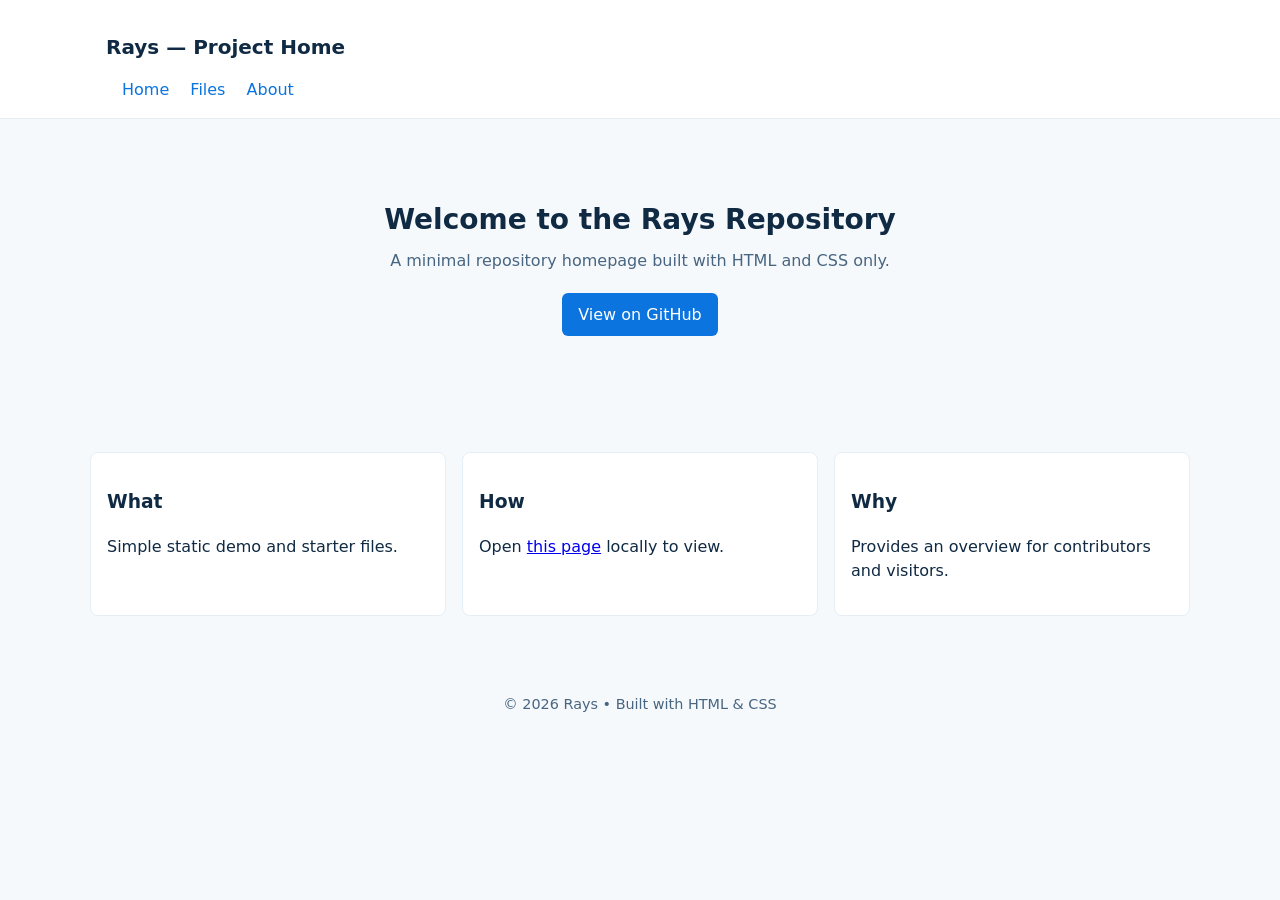
<file: index.html>
<!doctype html>
<html lang="en">
<head>
  <meta charset="utf-8">
  <meta name="viewport" content="width=device-width,initial-scale=1">
  <title>Rays — Repository Home</title>
  <link rel="stylesheet" href="styles.css">
  </head>
<body>
  <header class="site-header">
    <div class="container">
      <h1 class="site-title">Rays — Project Home</h1>
      <nav class="nav">
        <a href="#">Home</a>
        <a href="#">Files</a>
        <a href="#">About</a>
      </nav>
    </div>
  </header>

  <main>
    <section class="hero">
      <div class="container">
        <h2>Welcome to the Rays Repository</h2>
        <p>A minimal repository homepage built with HTML and CSS only.</p>
        <p><a class="btn" href="#">View on GitHub</a></p>
      </div>
    </section>

    <section class="features container">
      <article>
        <h3>What</h3>
        <p>Simple static demo and starter files.</p>
      </article>
      <article>
        <h3>How</h3>
        <p>Open <a href="index.html">this page</a> locally to view.</p>
      </article>
      <article>
        <h3>Why</h3>
        <p>Provides an overview for contributors and visitors.</p>
      </article>
    </section>
  </main>

  <footer class="site-footer">
    <div class="container">
      <p>© 2026 Rays • Built with HTML &amp; CSS</p>
    </div>
  </footer>
</body>
</html>
</file>
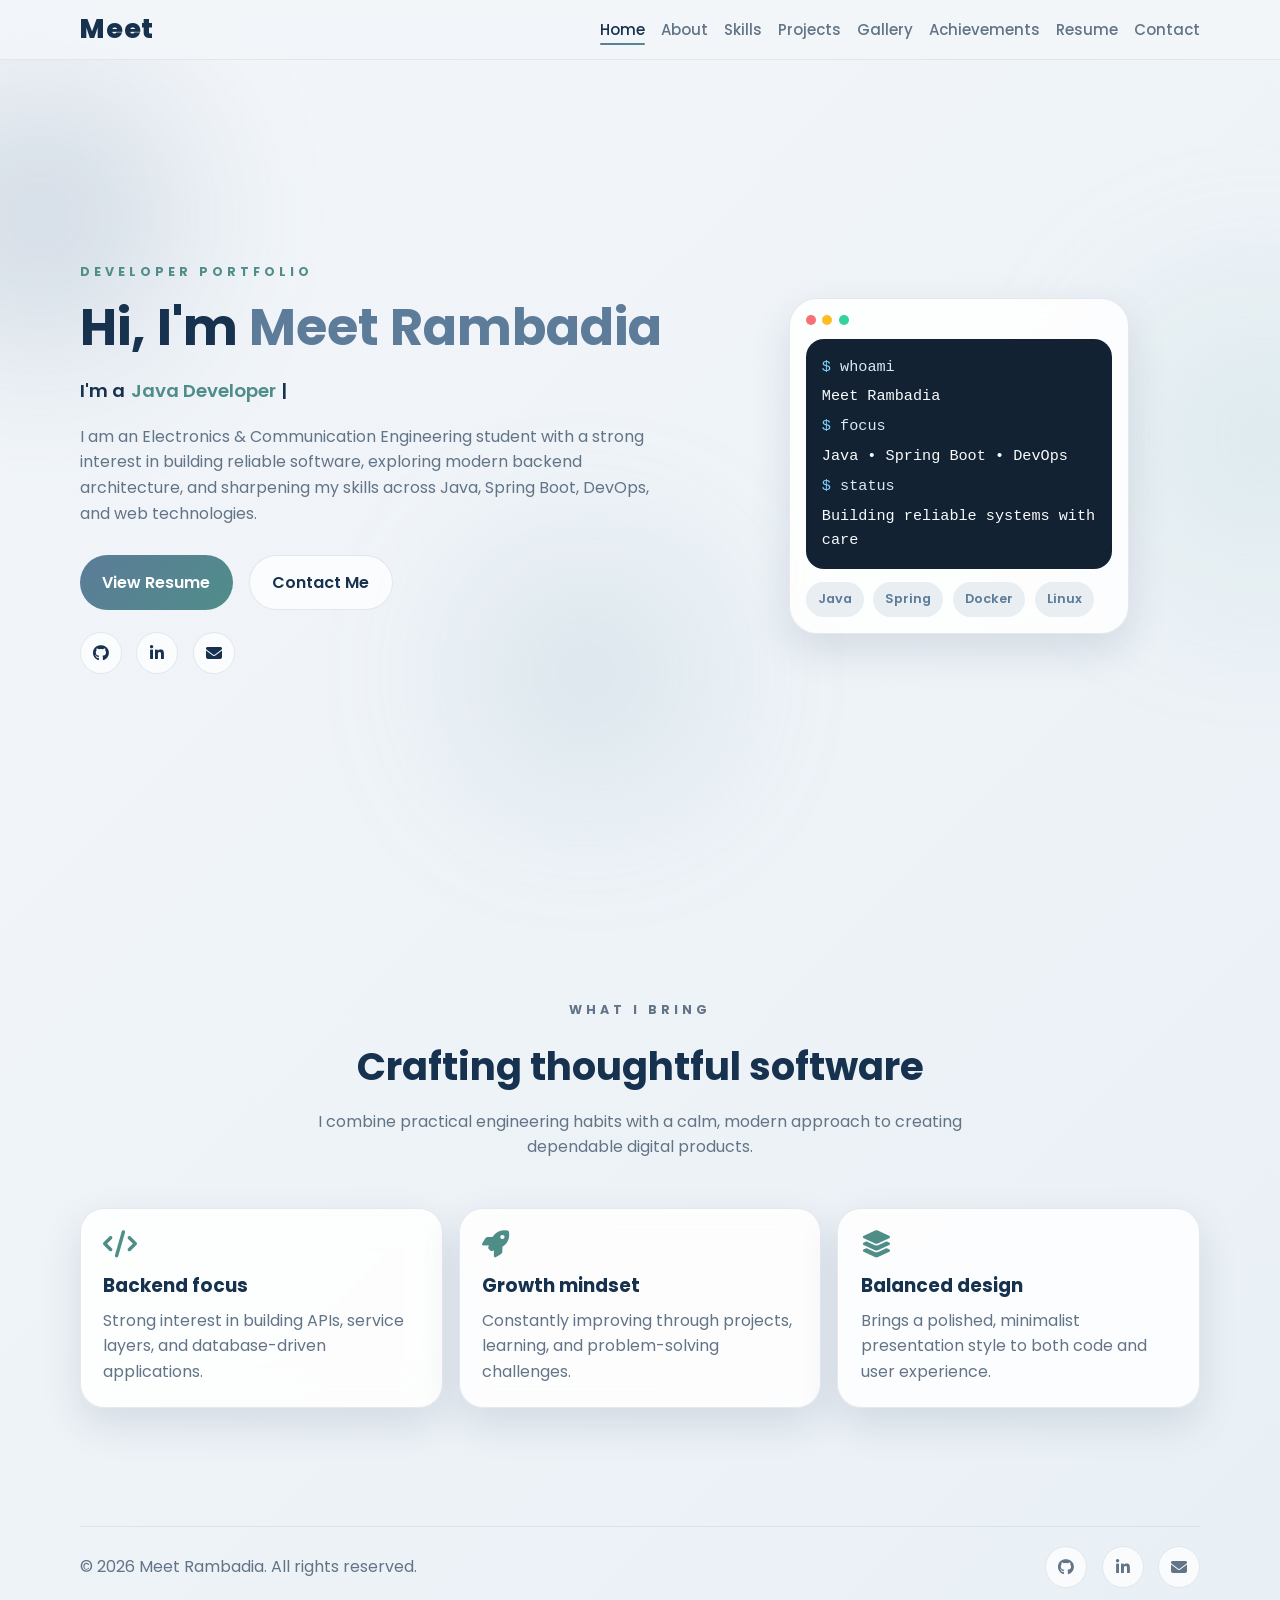
<file: Portfolio/index.html>
<!DOCTYPE html>
<html lang="en">
  <head>
    <meta charset="UTF-8" />
    <meta name="viewport" content="width=device-width, initial-scale=1.0" />
    <meta name="description" content="Personal portfolio of Meet Rambadia, an Electronics & Communication Engineering student focused on Java, Spring Boot, DevOps, and modern web development." />
    <title>Meet Rambadia | Portfolio</title>
    <link rel="preconnect" href="https://fonts.googleapis.com" />
    <link rel="preconnect" href="https://fonts.gstatic.com" crossorigin />
    <link href="https://fonts.googleapis.com/css2?family=Poppins:wght@300;400;500;600;700;800&display=swap" rel="stylesheet" />
    <link rel="stylesheet" href="https://cdnjs.cloudflare.com/ajax/libs/font-awesome/6.5.2/css/all.min.css" />
    <link rel="stylesheet" href="style.css" />
  </head>
  <body>
    <div class="bg-shape shape-1"></div>
    <div class="bg-shape shape-2"></div>
    <div class="bg-shape shape-3"></div>

    <header class="header">
      <nav class="nav container">
        <a href="index.html" class="logo" aria-label="Meet Rambadia home">Meet</a>
        <button class="nav-toggle" aria-label="Toggle navigation" aria-expanded="false">
          <span></span>
          <span></span>
          <span></span>
        </button>
        <ul class="nav-menu">
          <li><a href="index.html" class="nav-link active">Home</a></li>
          <li><a href="about.html" class="nav-link">About</a></li>
          <li><a href="skills.html" class="nav-link">Skills</a></li>
          <li><a href="projects.html" class="nav-link">Projects</a></li>
          <li><a href="gallery.html" class="nav-link">Gallery</a></li>
          <li><a href="achievements.html" class="nav-link">Achievements</a></li>
          <li><a href="resume.html" class="nav-link">Resume</a></li>
          <li><a href="contact.html" class="nav-link">Contact</a></li>
        </ul>
      </nav>
    </header>

    <main>
      <section class="hero section">
        <div class="container hero-grid">
          <div class="hero-content reveal">
            <p class="eyebrow">Developer portfolio</p>
            <h1>
              Hi, I&apos;m <span>Meet Rambadia</span>
            </h1>
            <div class="typing-wrapper">
              <span class="prefix">I&apos;m a</span>
              <span class="dynamic-text"></span>
              <span class="cursor">|</span>
            </div>
            <p class="hero-description">
              I am an Electronics &amp; Communication Engineering student with a strong interest in building reliable software, exploring modern backend architecture, and sharpening my skills across Java, Spring Boot, DevOps, and web technologies.
            </p>
            <div class="hero-actions">
              <a href="resume.html" class="btn btn-primary">View Resume</a>
              <a href="contact.html" class="btn btn-secondary">Contact Me</a>
            </div>
            <div class="social-row">
          <a href="https://github.com/meet542" target="_blank" rel="noreferrer" aria-label="GitHub">
                <i class="fab fa-github"></i>
              </a>
              <a href="https://www.linkedin.com/in/meet-rambadia-0066002b5/" target="_blank" rel="noreferrer" aria-label="LinkedIn">
                <i class="fab fa-linkedin-in"></i>
              </a>
              <a href="mailto:meet@example.com" aria-label="Email">
                <i class="fas fa-envelope"></i>
              </a>
            </div>
          </div>

          <div class="hero-visual reveal">
            <div class="terminal-card glass-card">
              <div class="terminal-bar">
                <span class="dot dot-red"></span>
                <span class="dot dot-yellow"></span>
                <span class="dot dot-green"></span>
              </div>
              <div class="terminal-body">
                <div class="terminal-line"><span class="prompt">$</span> whoami</div>
                <div class="terminal-line value">Meet Rambadia</div>
                <div class="terminal-line"><span class="prompt">$</span> focus</div>
                <div class="terminal-line value">Java • Spring Boot • DevOps</div>
                <div class="terminal-line"><span class="prompt">$</span> status</div>
                <div class="terminal-line value">Building reliable systems with care</div>
              </div>
              <div class="tech-badges">
                <span>Java</span>
                <span>Spring</span>
                <span>Docker</span>
                <span>Linux</span>
              </div>
            </div>
          </div>
        </div>
      </section>

      <section class="section">
        <div class="container">
          <div class="section-heading reveal">
            <p class="eyebrow">What I bring</p>
            <h2>Crafting thoughtful software</h2>
            <p>
              I combine practical engineering habits with a calm, modern approach to creating dependable digital products.
            </p>
          </div>

          <div class="cards-grid">
            <article class="info-card glass-card reveal">
              <i class="fa-solid fa-code"></i>
              <h3>Backend focus</h3>
              <p>Strong interest in building APIs, service layers, and database-driven applications.</p>
            </article>
            <article class="info-card glass-card reveal">
              <i class="fa-solid fa-rocket"></i>
              <h3>Growth mindset</h3>
              <p>Constantly improving through projects, learning, and problem-solving challenges.</p>
            </article>
            <article class="info-card glass-card reveal">
              <i class="fa-solid fa-layer-group"></i>
              <h3>Balanced design</h3>
              <p>Brings a polished, minimalist presentation style to both code and user experience.</p>
            </article>
          </div>
        </div>
      </section>
    </main>

    <footer class="footer">
      <div class="container footer-content">
        <p>© <span id="year"></span> Meet Rambadia. All rights reserved.</p>
        <div class="footer-social">
          <a href="https://github.com/meet542" target="_blank" rel="noreferrer" aria-label="GitHub">
            <i class="fab fa-github"></i>
          </a>
          <a href="https://www.linkedin.com/in/meet-rambadia-0066002b5/" target="_blank" rel="noreferrer" aria-label="LinkedIn">
            <i class="fab fa-linkedin-in"></i>
          </a>
          <a href="mailto:meet@example.com" aria-label="Email">
            <i class="fas fa-envelope"></i>
          </a>
        </div>
      </div>
    </footer>

    <button class="back-to-top" aria-label="Back to top">
      <i class="fas fa-arrow-up"></i>
    </button>

    <script src="script.js"></script>
  </body>
</html>
</file>
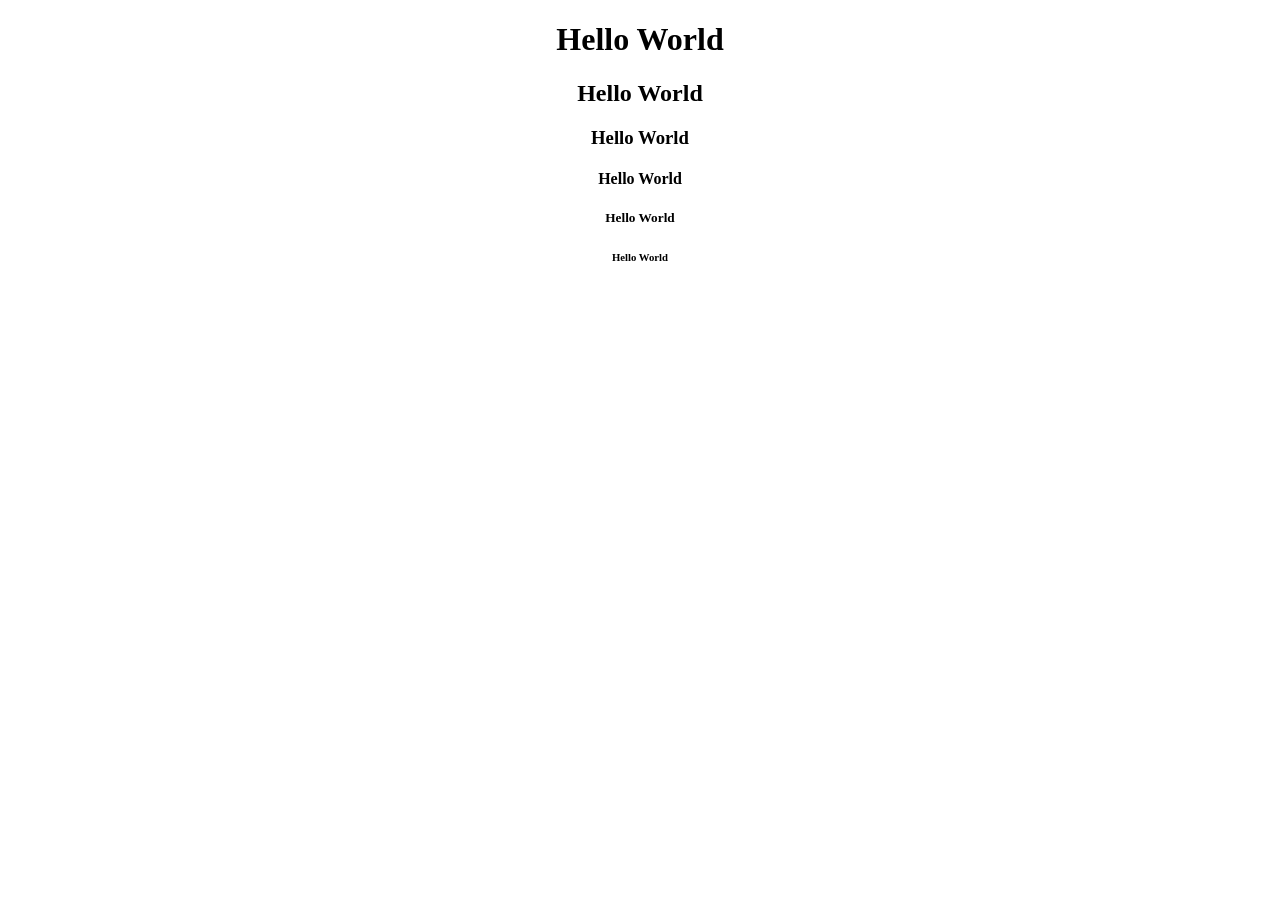
<file: hello.html>
<!DOCTYPE html>
<html lang="en">
<head>
    <meta charset="UTF-8">
    <meta name="viewport" content="width=device-width, initial-scale=1.0">
    <title>Home Page</title>
</head>
<body>
   
    <center>
    <h1>Hello World</h1>
    <h2>Hello World</h2>
    <h3>Hello World</h3>
    <h4>Hello World</h4>
    <h5>Hello World</h5>
    <h6>Hello World</h6>
    </center>
</body>
</html>
</file>
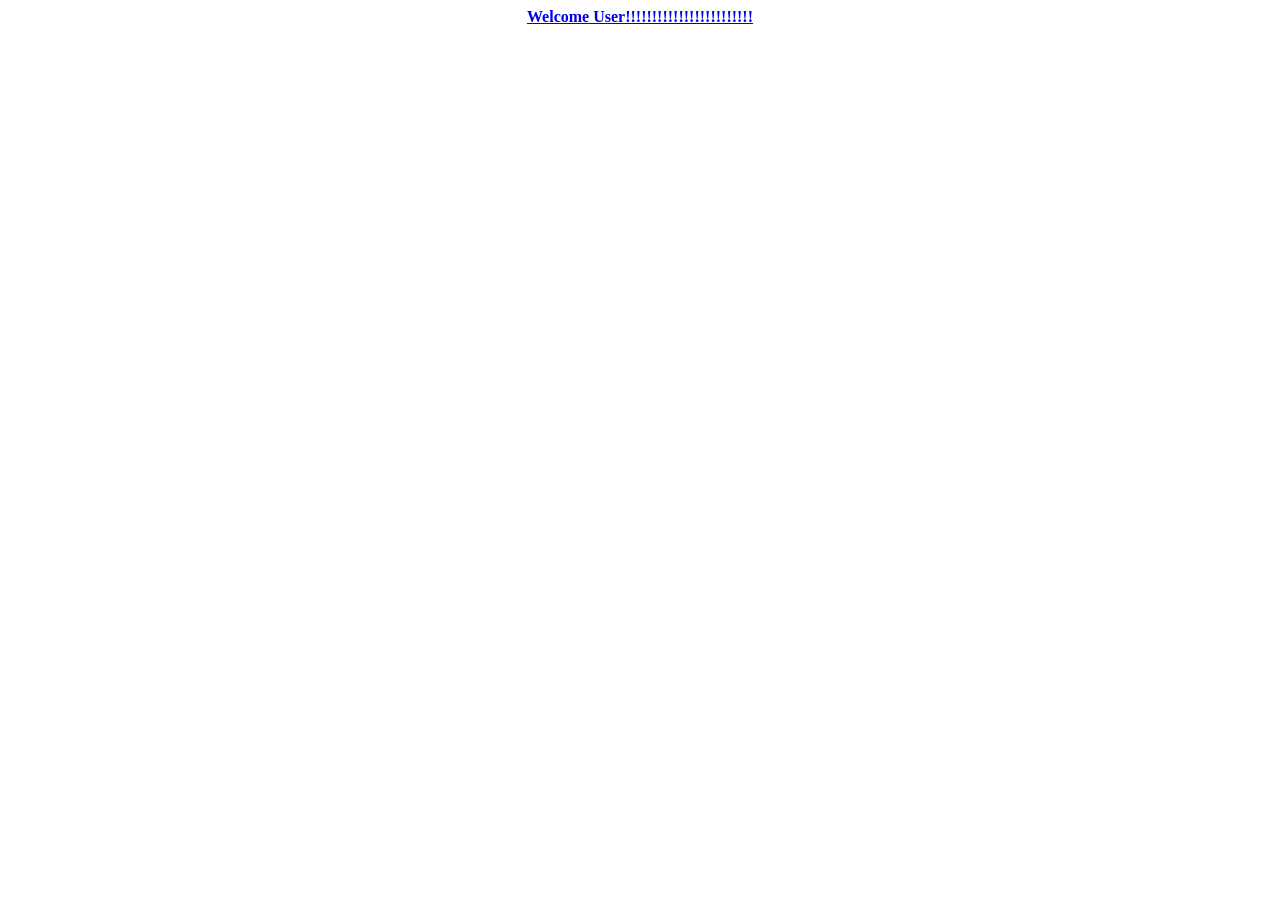
<file: indexPage.html>
<!DOCTYPE html>
<html lang="en">
<head>
    <meta charset="UTF-8">
    <meta name="viewport" content="width=device-width, initial-scale=1.0">
    <title>Welcome Page</title>
</head>
<body>
    <a href="hello.html"><center><b>Welcome User!!!!!!!!!!!!!!!!!!!!!!!!</b></center></a>
</body>
</html>
</file>
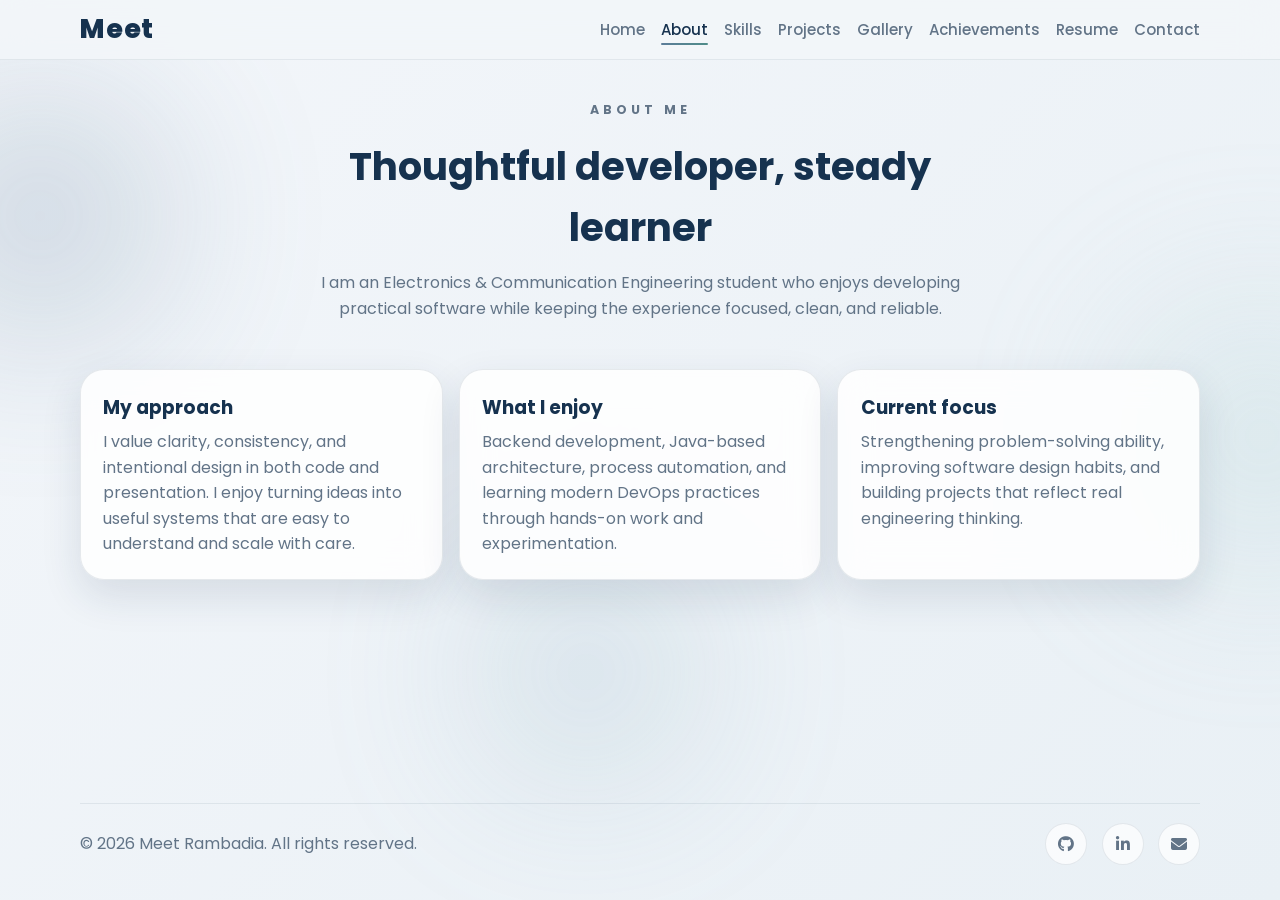
<file: Portfolio/about.html>
<!DOCTYPE html>
<html lang="en">
  <head>
    <meta charset="UTF-8" />
    <meta name="viewport" content="width=device-width, initial-scale=1.0" />
    <title>About | Meet Rambadia</title>
    <link rel="preconnect" href="https://fonts.googleapis.com" />
    <link rel="preconnect" href="https://fonts.gstatic.com" crossorigin />
    <link href="https://fonts.googleapis.com/css2?family=Poppins:wght@300;400;500;600;700;800&display=swap" rel="stylesheet" />
    <link rel="stylesheet" href="https://cdnjs.cloudflare.com/ajax/libs/font-awesome/6.5.2/css/all.min.css" />
    <link rel="stylesheet" href="style.css" />
  </head>
  <body>
    <div class="bg-shape shape-1"></div>
    <div class="bg-shape shape-2"></div>
    <div class="bg-shape shape-3"></div>

    <header class="header">
      <nav class="nav container">
        <a href="index.html" class="logo" aria-label="Meet Rambadia home">Meet</a>
        <button class="nav-toggle" aria-label="Toggle navigation" aria-expanded="false">
          <span></span>
          <span></span>
          <span></span>
        </button>
        <ul class="nav-menu">
          <li><a href="index.html" class="nav-link">Home</a></li>
          <li><a href="about.html" class="nav-link active">About</a></li>
          <li><a href="skills.html" class="nav-link">Skills</a></li>
          <li><a href="projects.html" class="nav-link">Projects</a></li>
          <li><a href="gallery.html" class="nav-link">Gallery</a></li>
          <li><a href="achievements.html" class="nav-link">Achievements</a></li>
          <li><a href="resume.html" class="nav-link">Resume</a></li>
          <li><a href="contact.html" class="nav-link">Contact</a></li>
        </ul>
      </nav>
    </header>

    <main>
      <section class="section">
        <div class="container">
          <div class="section-heading reveal">
            <p class="eyebrow">About me</p>
            <h2>Thoughtful developer, steady learner</h2>
            <p>I am an Electronics &amp; Communication Engineering student who enjoys developing practical software while keeping the experience focused, clean, and reliable.</p>
          </div>

          <div class="cards-grid">
            <article class="page-card glass-card reveal">
              <h3>My approach</h3>
              <p>I value clarity, consistency, and intentional design in both code and presentation. I enjoy turning ideas into useful systems that are easy to understand and scale with care.</p>
            </article>
            <article class="page-card glass-card reveal">
              <h3>What I enjoy</h3>
              <p>Backend development, Java-based architecture, process automation, and learning modern DevOps practices through hands-on work and experimentation.</p>
            </article>
            <article class="page-card glass-card reveal">
              <h3>Current focus</h3>
              <p>Strengthening problem-solving ability, improving software design habits, and building projects that reflect real engineering thinking.</p>
            </article>
          </div>
        </div>
      </section>
    </main>

    <footer class="footer">
      <div class="container footer-content">
        <p>© <span id="year"></span> Meet Rambadia. All rights reserved.</p>
        <div class="footer-social">
          <a href="https://github.com/meet542" target="_blank" rel="noreferrer" aria-label="GitHub">
            <i class="fab fa-github"></i>
          </a>
          <a href="https://www.linkedin.com/in/meet-rambadia-0066002b5/" target="_blank" rel="noreferrer" aria-label="LinkedIn">
            <i class="fab fa-linkedin-in"></i>
          </a>
          <a href="mailto:meet@example.com" aria-label="Email">
            <i class="fas fa-envelope"></i>
          </a>
        </div>
      </div>
    </footer>

    <button class="back-to-top" aria-label="Back to top"><i class="fas fa-arrow-up"></i></button>
    <script src="script.js"></script>
  </body>
</html>
</file>
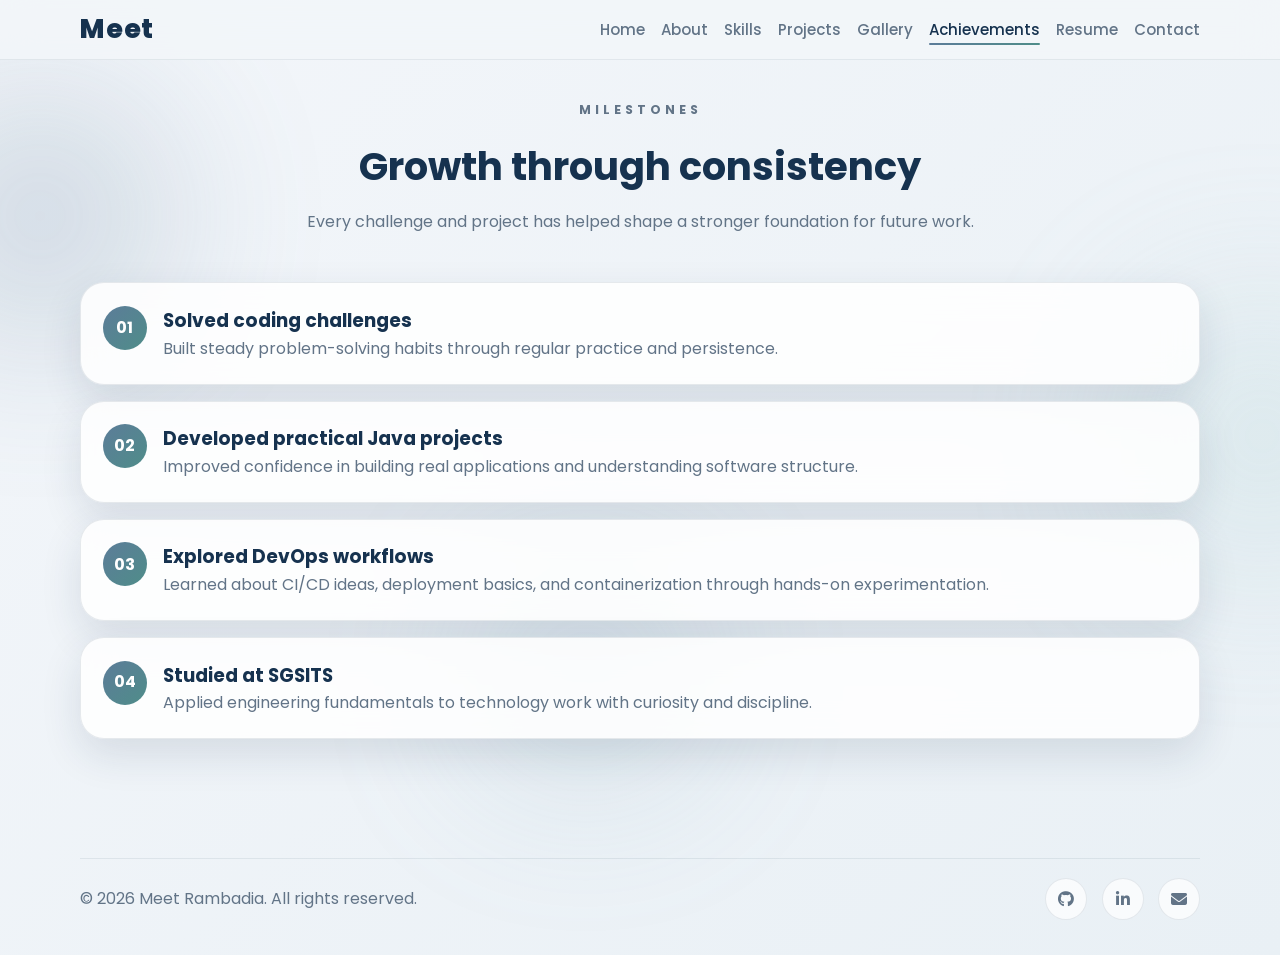
<file: Portfolio/achievements.html>
<!DOCTYPE html>
<html lang="en">
  <head>
    <meta charset="UTF-8" />
    <meta name="viewport" content="width=device-width, initial-scale=1.0" />
    <title>Achievements | Meet Rambadia</title>
    <link rel="preconnect" href="https://fonts.googleapis.com" />
    <link rel="preconnect" href="https://fonts.gstatic.com" crossorigin />
    <link href="https://fonts.googleapis.com/css2?family=Poppins:wght@300;400;500;600;700;800&display=swap" rel="stylesheet" />
    <link rel="stylesheet" href="https://cdnjs.cloudflare.com/ajax/libs/font-awesome/6.5.2/css/all.min.css" />
    <link rel="stylesheet" href="style.css" />
  </head>
  <body>
    <div class="bg-shape shape-1"></div>
    <div class="bg-shape shape-2"></div>
    <div class="bg-shape shape-3"></div>

    <header class="header">
      <nav class="nav container">
        <a href="index.html" class="logo" aria-label="Meet Rambadia home">Meet</a>
        <button class="nav-toggle" aria-label="Toggle navigation" aria-expanded="false">
          <span></span>
          <span></span>
          <span></span>
        </button>
        <ul class="nav-menu">
          <li><a href="index.html" class="nav-link">Home</a></li>
          <li><a href="about.html" class="nav-link">About</a></li>
          <li><a href="skills.html" class="nav-link">Skills</a></li>
          <li><a href="projects.html" class="nav-link">Projects</a></li>
          <li><a href="gallery.html" class="nav-link">Gallery</a></li>
          <li><a href="achievements.html" class="nav-link active">Achievements</a></li>
          <li><a href="resume.html" class="nav-link">Resume</a></li>
          <li><a href="contact.html" class="nav-link">Contact</a></li>
        </ul>
      </nav>
    </header>

    <main>
      <section class="section">
        <div class="container">
          <div class="section-heading reveal">
            <p class="eyebrow">Milestones</p>
            <h2>Growth through consistency</h2>
            <p>Every challenge and project has helped shape a stronger foundation for future work.</p>
          </div>

          <div class="timeline">
            <div class="timeline-item glass-card reveal"><span class="timeline-badge">01</span><div><h3>Solved coding challenges</h3><p>Built steady problem-solving habits through regular practice and persistence.</p></div></div>
            <div class="timeline-item glass-card reveal"><span class="timeline-badge">02</span><div><h3>Developed practical Java projects</h3><p>Improved confidence in building real applications and understanding software structure.</p></div></div>
            <div class="timeline-item glass-card reveal"><span class="timeline-badge">03</span><div><h3>Explored DevOps workflows</h3><p>Learned about CI/CD ideas, deployment basics, and containerization through hands-on experimentation.</p></div></div>
            <div class="timeline-item glass-card reveal"><span class="timeline-badge">04</span><div><h3>Studied at SGSITS</h3><p>Applied engineering fundamentals to technology work with curiosity and discipline.</p></div></div>
          </div>
        </div>
      </section>
    </main>

    <footer class="footer">
      <div class="container footer-content">
        <p>© <span id="year"></span> Meet Rambadia. All rights reserved.</p>
        <div class="footer-social">
          <a href="https://github.com/meet542" target="_blank" rel="noreferrer" aria-label="GitHub">
            <i class="fab fa-github"></i>
          </a>
          <a href="https://www.linkedin.com/in/meet-rambadia-0066002b5/" target="_blank" rel="noreferrer" aria-label="LinkedIn">
            <i class="fab fa-linkedin-in"></i>
          </a>
          <a href="mailto:meet@example.com" aria-label="Email">
            <i class="fas fa-envelope"></i>
          </a>
        </div>
      </div>
    </footer>

    <button class="back-to-top" aria-label="Back to top"><i class="fas fa-arrow-up"></i></button>
    <script src="script.js"></script>
  </body>
</html>
</file>
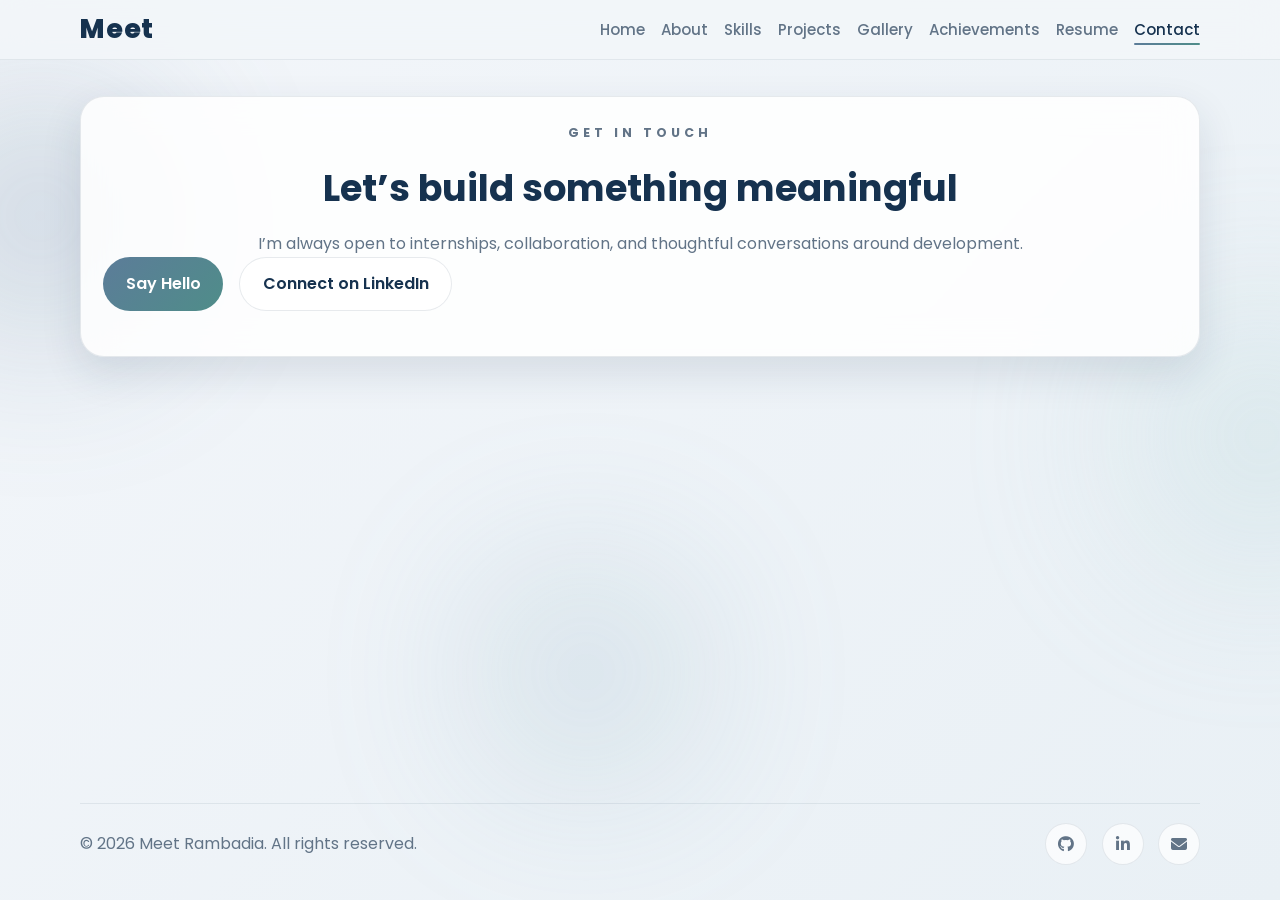
<file: Portfolio/contact.html>
<!DOCTYPE html>
<html lang="en">
  <head>
    <meta charset="UTF-8" />
    <meta name="viewport" content="width=device-width, initial-scale=1.0" />
    <title>Contact | Meet Rambadia</title>
    <link rel="preconnect" href="https://fonts.googleapis.com" />
    <link rel="preconnect" href="https://fonts.gstatic.com" crossorigin />
    <link href="https://fonts.googleapis.com/css2?family=Poppins:wght@300;400;500;600;700;800&display=swap" rel="stylesheet" />
    <link rel="stylesheet" href="https://cdnjs.cloudflare.com/ajax/libs/font-awesome/6.5.2/css/all.min.css" />
    <link rel="stylesheet" href="style.css" />
  </head>
  <body>
    <div class="bg-shape shape-1"></div>
    <div class="bg-shape shape-2"></div>
    <div class="bg-shape shape-3"></div>

    <header class="header">
      <nav class="nav container">
        <a href="index.html" class="logo" aria-label="Meet Rambadia home">Meet</a>
        <button class="nav-toggle" aria-label="Toggle navigation" aria-expanded="false">
          <span></span>
          <span></span>
          <span></span>
        </button>
        <ul class="nav-menu">
          <li><a href="index.html" class="nav-link">Home</a></li>
          <li><a href="about.html" class="nav-link">About</a></li>
          <li><a href="skills.html" class="nav-link">Skills</a></li>
          <li><a href="projects.html" class="nav-link">Projects</a></li>
          <li><a href="gallery.html" class="nav-link">Gallery</a></li>
          <li><a href="achievements.html" class="nav-link">Achievements</a></li>
          <li><a href="resume.html" class="nav-link">Resume</a></li>
          <li><a href="contact.html" class="nav-link active">Contact</a></li>
        </ul>
      </nav>
    </header>

    <main>
      <section class="section contact-section">
        <div class="container">
          <div class="contact-card glass-card reveal">
            <p class="eyebrow">Get in touch</p>
            <h2>Let’s build something meaningful</h2>
            <p>I’m always open to internships, collaboration, and thoughtful conversations around development.</p>
            <div class="hero-actions">
              <a href="mailto:meet@example.com" class="btn btn-primary">Say Hello</a>
              <a href="https://www.linkedin.com/in/meet-rambadia-0066002b5/" target="_blank" class="btn btn-secondary">Connect on LinkedIn</a>
            </div>
          </div>
        </div>
      </section>
    </main>

    <footer class="footer">
      <div class="container footer-content">
        <p>© <span id="year"></span> Meet Rambadia. All rights reserved.</p>
        <div class="footer-social">
          <a href="https://github.com/meet542" target="_blank" rel="noreferrer" aria-label="GitHub">
            <i class="fab fa-github"></i>
          </a>
          <a href="https://www.linkedin.com/in/meet-rambadia-0066002b5/" target="_blank" rel="noreferrer" aria-label="LinkedIn">
            <i class="fab fa-linkedin-in"></i>
          </a>
          <a href="mailto:meet@example.com" aria-label="Email">
            <i class="fas fa-envelope"></i>
          </a>
        </div>
      </div>
    </footer>

    <button class="back-to-top" aria-label="Back to top"><i class="fas fa-arrow-up"></i></button>
    <script src="script.js"></script>
  </body>
</html>
</file>
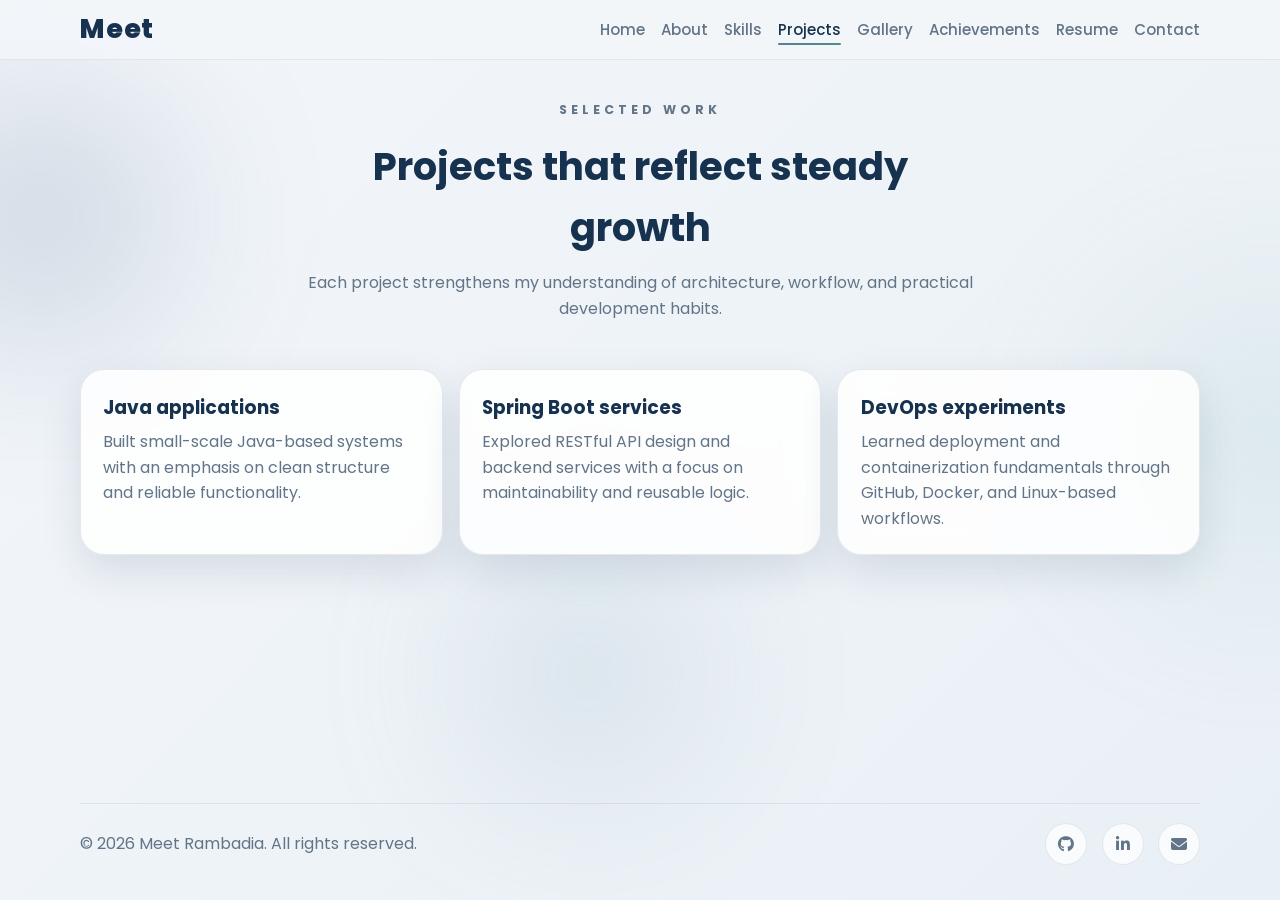
<file: Portfolio/projects.html>
<!DOCTYPE html>
<html lang="en">
  <head>
    <meta charset="UTF-8" />
    <meta name="viewport" content="width=device-width, initial-scale=1.0" />
    <title>Projects | Meet Rambadia</title>
    <link rel="preconnect" href="https://fonts.googleapis.com" />
    <link rel="preconnect" href="https://fonts.gstatic.com" crossorigin />
    <link href="https://fonts.googleapis.com/css2?family=Poppins:wght@300;400;500;600;700;800&display=swap" rel="stylesheet" />
    <link rel="stylesheet" href="https://cdnjs.cloudflare.com/ajax/libs/font-awesome/6.5.2/css/all.min.css" />
    <link rel="stylesheet" href="style.css" />
  </head>
  <body>
    <div class="bg-shape shape-1"></div>
    <div class="bg-shape shape-2"></div>
    <div class="bg-shape shape-3"></div>

    <header class="header">
      <nav class="nav container">
        <a href="index.html" class="logo" aria-label="Meet Rambadia home">Meet</a>
        <button class="nav-toggle" aria-label="Toggle navigation" aria-expanded="false">
          <span></span>
          <span></span>
          <span></span>
        </button>
        <ul class="nav-menu">
          <li><a href="index.html" class="nav-link">Home</a></li>
          <li><a href="about.html" class="nav-link">About</a></li>
          <li><a href="skills.html" class="nav-link">Skills</a></li>
          <li><a href="projects.html" class="nav-link active">Projects</a></li>
          <li><a href="gallery.html" class="nav-link">Gallery</a></li>
          <li><a href="achievements.html" class="nav-link">Achievements</a></li>
          <li><a href="resume.html" class="nav-link">Resume</a></li>
          <li><a href="contact.html" class="nav-link">Contact</a></li>
        </ul>
      </nav>
    </header>

    <main>
      <section class="section">
        <div class="container">
          <div class="section-heading reveal">
            <p class="eyebrow">Selected work</p>
            <h2>Projects that reflect steady growth</h2>
            <p>Each project strengthens my understanding of architecture, workflow, and practical development habits.</p>
          </div>

          <div class="cards-grid">
            <article class="project-card glass-card reveal">
              <h3>Java applications</h3>
              <p>Built small-scale Java-based systems with an emphasis on clean structure and reliable functionality.</p>
            </article>
            <article class="project-card glass-card reveal">
              <h3>Spring Boot services</h3>
              <p>Explored RESTful API design and backend services with a focus on maintainability and reusable logic.</p>
            </article>
            <article class="project-card glass-card reveal">
              <h3>DevOps experiments</h3>
              <p>Learned deployment and containerization fundamentals through GitHub, Docker, and Linux-based workflows.</p>
            </article>
          </div>
        </div>
      </section>
    </main>

    <footer class="footer">
      <div class="container footer-content">
        <p>© <span id="year"></span> Meet Rambadia. All rights reserved.</p>
        <div class="footer-social">
          <a href="https://github.com/meet542" target="_blank" rel="noreferrer" aria-label="GitHub">
            <i class="fab fa-github"></i>
          </a>
          <a href="https://www.linkedin.com/in/meet-rambadia-0066002b5/" target="_blank" rel="noreferrer" aria-label="LinkedIn">
            <i class="fab fa-linkedin-in"></i>
          </a>
          <a href="mailto:meet@example.com" aria-label="Email">
            <i class="fas fa-envelope"></i>
          </a>
        </div>
      </div>
    </footer>

    <button class="back-to-top" aria-label="Back to top"><i class="fas fa-arrow-up"></i></button>
    <script src="script.js"></script>
  </body>
</html>
</file>
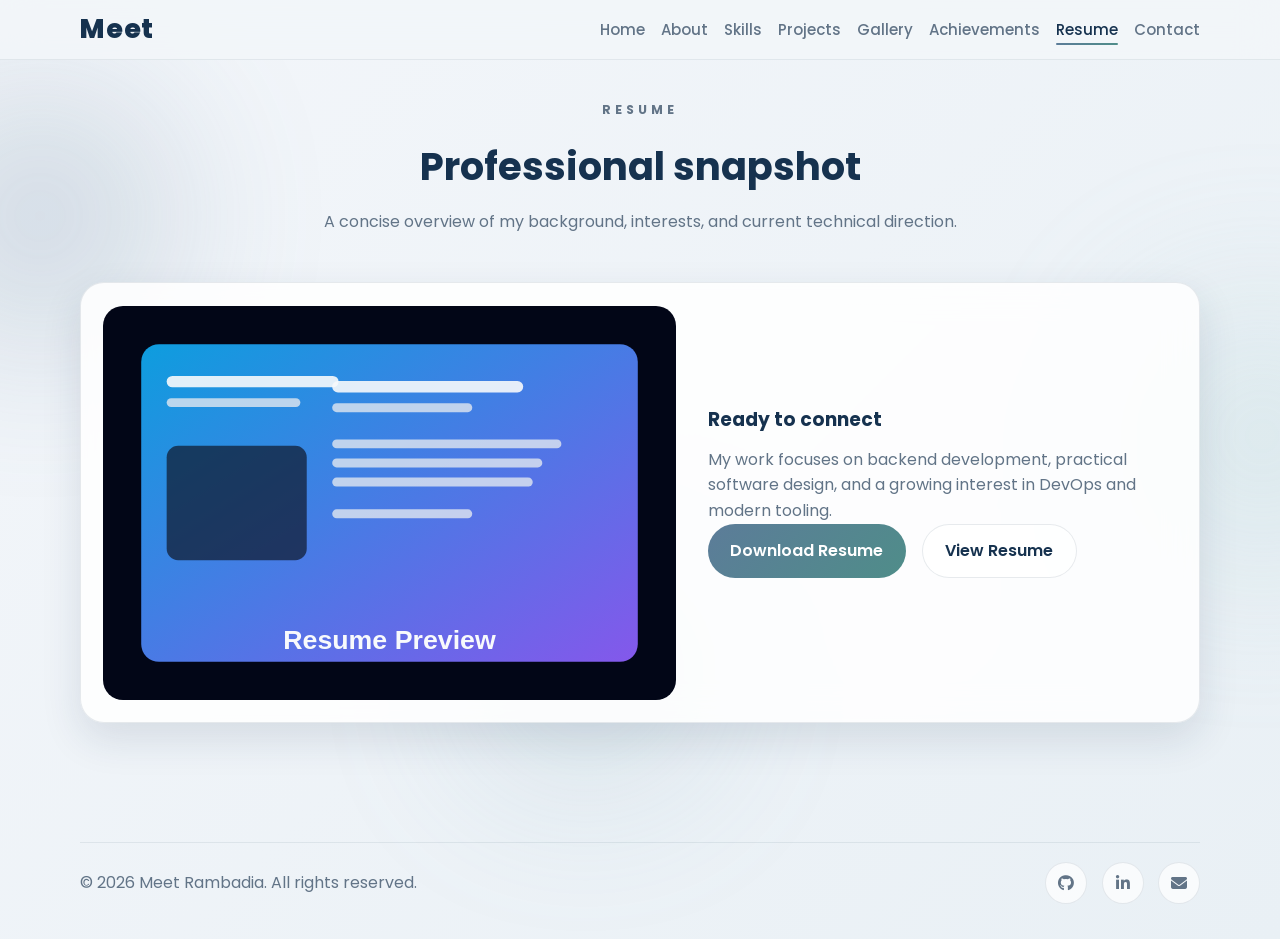
<file: Portfolio/resume.html>
<!DOCTYPE html>
<html lang="en">
  <head>
    <meta charset="UTF-8" />
    <meta name="viewport" content="width=device-width, initial-scale=1.0" />
    <title>Resume | Meet Rambadia</title>
    <link rel="preconnect" href="https://fonts.googleapis.com" />
    <link rel="preconnect" href="https://fonts.gstatic.com" crossorigin />
    <link href="https://fonts.googleapis.com/css2?family=Poppins:wght@300;400;500;600;700;800&display=swap" rel="stylesheet" />
    <link rel="stylesheet" href="https://cdnjs.cloudflare.com/ajax/libs/font-awesome/6.5.2/css/all.min.css" />
    <link rel="stylesheet" href="style.css" />
  </head>
  <body>
    <div class="bg-shape shape-1"></div>
    <div class="bg-shape shape-2"></div>
    <div class="bg-shape shape-3"></div>

    <header class="header">
      <nav class="nav container">
        <a href="index.html" class="logo" aria-label="Meet Rambadia home">Meet</a>
        <button class="nav-toggle" aria-label="Toggle navigation" aria-expanded="false">
          <span></span>
          <span></span>
          <span></span>
        </button>
        <ul class="nav-menu">
          <li><a href="index.html" class="nav-link">Home</a></li>
          <li><a href="about.html" class="nav-link">About</a></li>
          <li><a href="skills.html" class="nav-link">Skills</a></li>
          <li><a href="projects.html" class="nav-link">Projects</a></li>
          <li><a href="gallery.html" class="nav-link">Gallery</a></li>
          <li><a href="achievements.html" class="nav-link">Achievements</a></li>
          <li><a href="resume.html" class="nav-link active">Resume</a></li>
          <li><a href="contact.html" class="nav-link">Contact</a></li>
        </ul>
      </nav>
    </header>

    <main>
      <section class="section">
        <div class="container">
          <div class="section-heading reveal">
            <p class="eyebrow">Resume</p>
            <h2>Professional snapshot</h2>
            <p>A concise overview of my background, interests, and current technical direction.</p>
          </div>

          <div class="resume-card glass-card reveal">
            <div class="resume-preview">
              <img src="assets/resume-preview.svg" alt="Resume preview illustration" />
            </div>
            <div class="resume-copy">
              <h3>Ready to connect</h3>
              <p>My work focuses on backend development, practical software design, and a growing interest in DevOps and modern tooling.</p>
              <div class="hero-actions">
                <a href="assets/resume.pdf" class="btn btn-primary" download>Download Resume</a>
                <a href="assets/resume.pdf" target="_blank" class="btn btn-secondary">View Resume</a>
              </div>
            </div>
          </div>
        </div>
      </section>
    </main>

    <footer class="footer">
      <div class="container footer-content">
        <p>© <span id="year"></span> Meet Rambadia. All rights reserved.</p>
        <div class="footer-social">
          <a href="https://github.com/meet542" target="_blank" rel="noreferrer" aria-label="GitHub">
            <i class="fab fa-github"></i>
          </a>
          <a href="https://www.linkedin.com/in/meet-rambadia-0066002b5/" target="_blank" rel="noreferrer" aria-label="LinkedIn">
            <i class="fab fa-linkedin-in"></i>
          </a>
          <a href="mailto:meet@example.com" aria-label="Email">
            <i class="fas fa-envelope"></i>
          </a>
        </div>
      </div>
    </footer>

    <button class="back-to-top" aria-label="Back to top"><i class="fas fa-arrow-up"></i></button>
    <script src="script.js"></script>
  </body>
</html>
</file>
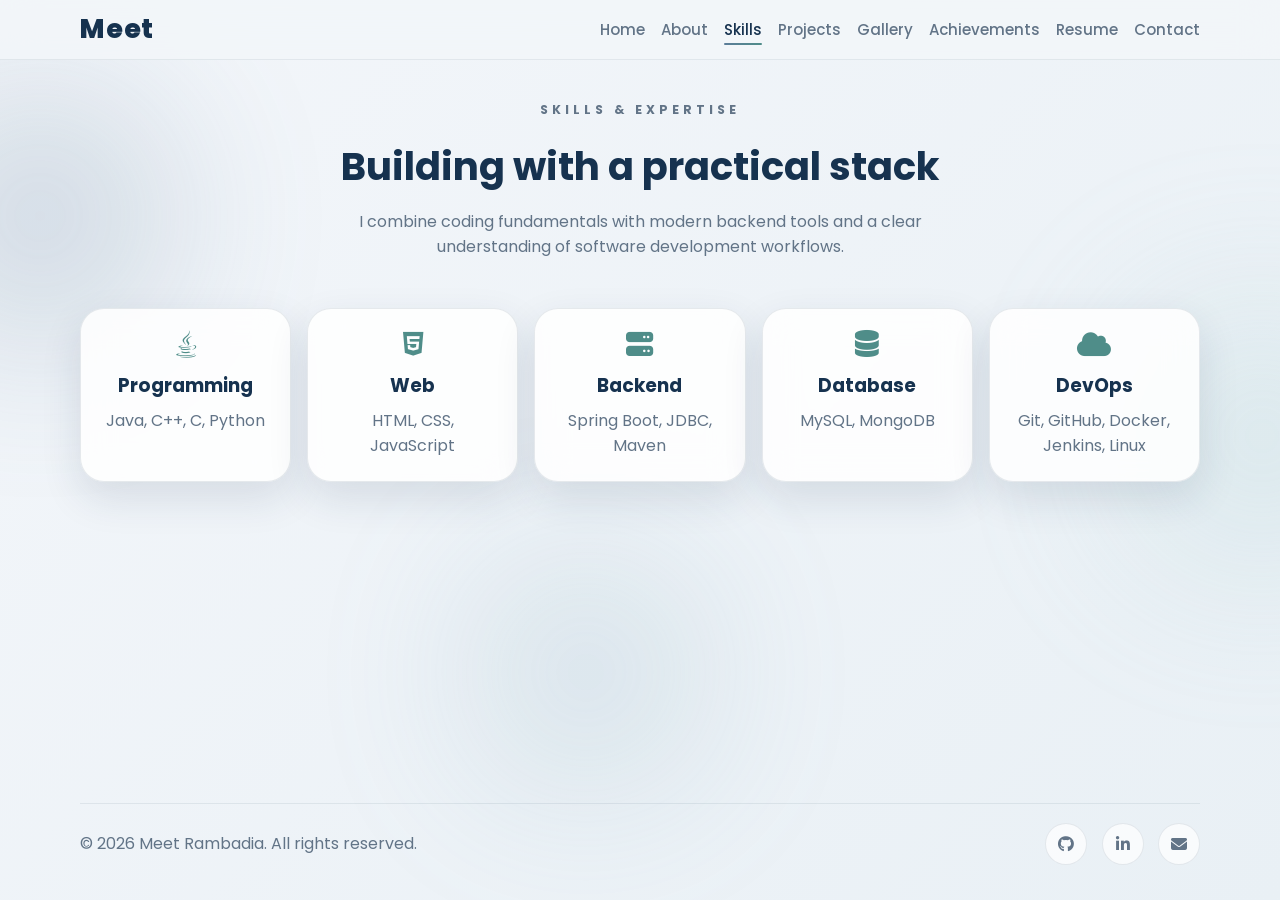
<file: Portfolio/skills.html>
<!DOCTYPE html>
<html lang="en">
  <head>
    <meta charset="UTF-8" />
    <meta name="viewport" content="width=device-width, initial-scale=1.0" />
    <title>Skills | Meet Rambadia</title>
    <link rel="preconnect" href="https://fonts.googleapis.com" />
    <link rel="preconnect" href="https://fonts.gstatic.com" crossorigin />
    <link href="https://fonts.googleapis.com/css2?family=Poppins:wght@300;400;500;600;700;800&display=swap" rel="stylesheet" />
    <link rel="stylesheet" href="https://cdnjs.cloudflare.com/ajax/libs/font-awesome/6.5.2/css/all.min.css" />
    <link rel="stylesheet" href="style.css" />
  </head>
  <body>
    <div class="bg-shape shape-1"></div>
    <div class="bg-shape shape-2"></div>
    <div class="bg-shape shape-3"></div>

    <header class="header">
      <nav class="nav container">
        <a href="index.html" class="logo" aria-label="Meet Rambadia home">Meet</a>
        <button class="nav-toggle" aria-label="Toggle navigation" aria-expanded="false">
          <span></span>
          <span></span>
          <span></span>
        </button>
        <ul class="nav-menu">
          <li><a href="index.html" class="nav-link">Home</a></li>
          <li><a href="about.html" class="nav-link">About</a></li>
          <li><a href="skills.html" class="nav-link active">Skills</a></li>
          <li><a href="projects.html" class="nav-link">Projects</a></li>
          <li><a href="gallery.html" class="nav-link">Gallery</a></li>
          <li><a href="achievements.html" class="nav-link">Achievements</a></li>
          <li><a href="resume.html" class="nav-link">Resume</a></li>
          <li><a href="contact.html" class="nav-link">Contact</a></li>
        </ul>
      </nav>
    </header>

    <main>
      <section class="section">
        <div class="container">
          <div class="section-heading reveal">
            <p class="eyebrow">Skills &amp; expertise</p>
            <h2>Building with a practical stack</h2>
            <p>I combine coding fundamentals with modern backend tools and a clear understanding of software development workflows.</p>
          </div>

          <div class="skills-grid">
            <article class="skill-card glass-card reveal"><i class="fa-brands fa-java"></i><h3>Programming</h3><p>Java, C++, C, Python</p></article>
            <article class="skill-card glass-card reveal"><i class="fa-brands fa-html5"></i><h3>Web</h3><p>HTML, CSS, JavaScript</p></article>
            <article class="skill-card glass-card reveal"><i class="fas fa-server"></i><h3>Backend</h3><p>Spring Boot, JDBC, Maven</p></article>
            <article class="skill-card glass-card reveal"><i class="fas fa-database"></i><h3>Database</h3><p>MySQL, MongoDB</p></article>
            <article class="skill-card glass-card reveal"><i class="fas fa-cloud"></i><h3>DevOps</h3><p>Git, GitHub, Docker, Jenkins, Linux</p></article>
          </div>
        </div>
      </section>
    </main>

    <footer class="footer">
      <div class="container footer-content">
        <p>© <span id="year"></span> Meet Rambadia. All rights reserved.</p>
        <div class="footer-social">
          <a href="https://github.com/meet542" target="_blank" rel="noreferrer" aria-label="GitHub">
            <i class="fab fa-github"></i>
          </a>
          <a href="https://www.linkedin.com/in/meet-rambadia-0066002b5/" target="_blank" rel="noreferrer" aria-label="LinkedIn">
            <i class="fab fa-linkedin-in"></i>
          </a>
          <a href="mailto:meet@example.com" aria-label="Email">
            <i class="fas fa-envelope"></i>
          </a>
        </div>
      </div>
    </footer>

    <button class="back-to-top" aria-label="Back to top"><i class="fas fa-arrow-up"></i></button>
    <script src="script.js"></script>
  </body>
</html>
</file>
<file: styles.css>
:root{--bg:#f6f9fc;--accent:#0b74de;--text:#102a43;--muted:#486581;--container:1100px}
*{box-sizing:border-box}
body{margin:0;font-family:Inter,system-ui,-apple-system,Segoe UI,Roboto,'Helvetica Neue',Arial;color:var(--text);background:var(--bg);line-height:1.5}
.container{max-width:var(--container);margin:0 auto;padding:1rem}
.site-header{background:#fff;border-bottom:1px solid #e6eef5}
.site-title{margin:0;padding:1rem 0;font-size:1.25rem}
.nav a{margin-left:1rem;color:var(--accent);text-decoration:none}
.hero{padding:4rem 0;text-align:center}
.hero h2{margin:0 0 .5rem;font-size:1.75rem}
.hero p{margin:.25rem 0;color:var(--muted)}
.btn{display:inline-block;margin-top:1rem;padding:.6rem 1rem;background:var(--accent);color:#fff;border-radius:6px;text-decoration:none}
.features{display:grid;grid-template-columns:repeat(auto-fit,minmax(200px,1fr));gap:1rem;padding:2rem 0}
.features article{background:#fff;padding:1rem;border-radius:8px;border:1px solid #e6eef5}
.site-footer{padding:1rem 0;text-align:center;color:var(--muted);font-size:.9rem}
</file>
<file: Portfolio/style.css>
:root {
  --bg: #f3f6fa;
  --bg-alt: #e9f0f5;
  --surface: rgba(255, 255, 255, 0.86);
  --surface-strong: #f8fbff;
  --text: #16324f;
  --muted: #627487;
  --primary: #5c7c99;
  --secondary: #7da6b8;
  --accent: #4f8d89;
  --accent-soft: #a9cfd1;
  --border: rgba(22, 50, 79, 0.10);
  --shadow: 0 16px 40px rgba(22, 50, 79, 0.12);
  --radius: 24px;
}

* {
  box-sizing: border-box;
  margin: 0;
  padding: 0;
}

html {
  scroll-behavior: smooth;
}

body {
  font-family: 'Poppins', sans-serif;
  background: linear-gradient(135deg, var(--bg) 0%, var(--bg-alt) 100%);
  color: var(--text);
  line-height: 1.6;
  overflow-x: hidden;
  min-height: 100vh;
  display: flex;
  flex-direction: column;
}

img {
  display: block;
  max-width: 100%;
}

a {
  color: inherit;
  text-decoration: none;
}

.container {
  width: min(1120px, calc(100% - 2rem));
  margin: 0 auto;
}

.section {
  padding: 6rem 0;
  position: relative;
}

.glass-card {
  background: var(--surface);
  backdrop-filter: blur(16px);
  -webkit-backdrop-filter: blur(16px);
  border: 1px solid var(--border);
  box-shadow: var(--shadow);
}

.bg-shape {
  position: fixed;
  border-radius: 50%;
  filter: blur(90px);
  opacity: 0.28;
  pointer-events: none;
  z-index: -1;
}

.shape-1 {
  width: 240px;
  height: 240px;
  background: var(--primary);
  top: 6rem;
  left: -5rem;
}

.shape-2 {
  width: 260px;
  height: 260px;
  background: var(--accent-soft);
  top: 34%;
  right: -7rem;
}

.shape-3 {
  width: 200px;
  height: 200px;
  background: var(--secondary);
  bottom: 8rem;
  left: 38%;
}

.header {
  position: fixed;
  top: 0;
  left: 0;
  width: 100%;
  z-index: 1000;
  padding: 1rem 0;
  background: rgba(243, 246, 250, 0.86);
  backdrop-filter: blur(18px);
  border-bottom: 1px solid rgba(22, 50, 79, 0.08);
}

.nav {
  display: flex;
  align-items: center;
  justify-content: space-between;
}

.logo {
  display: inline-flex;
  align-items: center;
  font-size: clamp(1.45rem, 2.1vw, 1.8rem);
  font-weight: 800;
  letter-spacing: 0.8px;
  line-height: 1;
  color: var(--text);
  transition: transform 0.3s ease, color 0.3s ease;
}

.logo:hover {
  transform: scale(1.04);
  color: var(--primary);
}

.nav-menu {
  display: flex;
  gap: 1rem;
  list-style: none;
  flex-wrap: wrap;
}

.nav-link {
  font-size: 0.94rem;
  font-weight: 500;
  color: var(--muted);
  transition: color 0.25s ease, transform 0.25s ease;
  position: relative;
}

.nav-link:hover,
.nav-link.active {
  color: var(--text);
  transform: translateY(-2px);
}

.nav-link.active::after {
  content: '';
  position: absolute;
  left: 0;
  bottom: -0.35rem;
  width: 100%;
  height: 2px;
  border-radius: 999px;
  background: linear-gradient(135deg, var(--primary), var(--accent));
}

.nav-toggle {
  display: none;
  flex-direction: column;
  gap: 0.3rem;
  border: none;
  background: transparent;
  cursor: pointer;
}

.nav-toggle span {
  display: block;
  width: 24px;
  height: 2px;
  border-radius: 2px;
  background: var(--text);
  transition: transform 0.25s ease, opacity 0.25s ease;
}

.hero {
  padding-top: 8rem;
  min-height: 100vh;
  display: flex;
  align-items: center;
}

.hero-grid {
  display: grid;
  grid-template-columns: 1.1fr 0.9fr;
  align-items: center;
  gap: 3rem;
}

.eyebrow {
  display: inline-block;
  font-size: 0.78rem;
  font-weight: 700;
  letter-spacing: 0.25rem;
  text-transform: uppercase;
  color: var(--accent);
  margin-bottom: 1rem;
}

.hero h1 {
  font-size: clamp(2.3rem, 4vw, 4rem);
  line-height: 1.15;
  margin-bottom: 1rem;
}

.hero h1 span {
  color: var(--primary);
}

.typing-wrapper {
  display: flex;
  align-items: center;
  gap: 0.35rem;
  min-height: 2.2rem;
  font-size: 1.15rem;
  font-weight: 600;
  color: var(--text);
  margin-bottom: 1rem;
}

.dynamic-text {
  color: var(--accent);
}

.cursor {
  animation: blink 0.8s step-end infinite;
}

.hero-description {
  color: var(--muted);
  max-width: 630px;
  margin-bottom: 1.8rem;
  font-size: 1rem;
}

.hero-actions,
.resume-actions {
  display: flex;
  flex-wrap: wrap;
  gap: 1rem;
  margin-bottom: 1.4rem;
}

.btn {
  display: inline-flex;
  align-items: center;
  justify-content: center;
  padding: 0.85rem 1.4rem;
  border-radius: 999px;
  font-weight: 600;
  transition: transform 0.25s ease, box-shadow 0.25s ease, background 0.25s ease;
  position: relative;
  overflow: hidden;
}

.btn:hover {
  transform: translateY(-3px);
  box-shadow: 0 10px 24px rgba(92, 124, 153, 0.2);
}

.btn::before {
  content: '';
  position: absolute;
  inset: 0;
  background: linear-gradient(120deg, transparent, rgba(255,255,255,0.2), transparent);
  transform: translateX(-120%);
  transition: transform 0.45s ease;
}

.btn:hover::before {
  transform: translateX(120%);
}

.btn-primary {
  background: linear-gradient(135deg, var(--primary), var(--accent));
  color: white;
}

.btn-secondary {
  background: rgba(255, 255, 255, 0.7);
  border: 1px solid var(--border);
}

.social-row,
.footer-social {
  display: flex;
  gap: 0.9rem;
}

.social-row a,
.footer-social a {
  width: 42px;
  height: 42px;
  border-radius: 50%;
  display: inline-flex;
  align-items: center;
  justify-content: center;
  background: rgba(255, 255, 255, 0.72);
  border: 1px solid var(--border);
  transition: transform 0.25s ease, background 0.25s ease;
}

.social-row a:hover,
.footer-social a:hover {
  transform: translateY(-3px);
  background: linear-gradient(135deg, var(--primary), var(--accent));
  color: white;
}

.hero-visual {
  display: flex;
  justify-content: center;
}

.terminal-card {
  width: min(100%, 340px);
  border-radius: 28px;
  padding: 1rem;
  animation: float 5s ease-in-out infinite;
}

.terminal-bar {
  display: flex;
  gap: 0.4rem;
  margin-bottom: 0.85rem;
}

.dot {
  width: 10px;
  height: 10px;
  border-radius: 50%;
  display: inline-block;
}

.dot-red { background: #f87171; }
.dot-yellow { background: #fbbf24; }
.dot-green { background: #34d399; }

.terminal-body {
  border-radius: 18px;
  background: #122233;
  color: #dbe7f3;
  padding: 1rem;
  font-family: 'Courier New', monospace;
  font-size: 0.95rem;
}

.terminal-line + .terminal-line {
  margin-top: 0.35rem;
}

.prompt {
  color: #7dd3fc;
}

.value {
  color: #f8fafc;
}

.tech-badges {
  display: flex;
  flex-wrap: wrap;
  gap: 0.6rem;
  margin-top: 0.85rem;
}

.tech-badges span {
  padding: 0.45rem 0.75rem;
  border-radius: 999px;
  font-size: 0.8rem;
  font-weight: 600;
  background: rgba(92, 124, 153, 0.12);
  color: var(--primary);
}

.section-heading {
  text-align: center;
  max-width: 680px;
  margin: 0 auto 3rem;
}

.section-heading h2 {
  font-size: clamp(1.8rem, 3vw, 2.4rem);
  margin-bottom: 0.7rem;
}

.section-heading p {
  color: var(--muted);
}

.cards-grid,
.skills-grid,
.gallery-grid {
  display: grid;
  gap: 1rem;
}

.cards-grid {
  grid-template-columns: repeat(3, minmax(0, 1fr));
}

.info-card,
.skill-card,
.project-card,
.timeline-item,
.gallery-item,
.resume-card,
.contact-card,
.page-card {
  border-radius: var(--radius);
  padding: 1.4rem;
}

.info-card {
  transition: transform 0.3s ease, border-color 0.3s ease;
}

.info-card:hover,
.skill-card:hover,
.project-card:hover,
.gallery-item:hover {
  transform: translateY(-6px);
  border-color: rgba(92, 124, 153, 0.4);
}

.info-card i,
.skill-card i {
  font-size: 1.7rem;
  margin-bottom: 0.8rem;
  color: var(--accent);
}

.info-card h3,
.skill-card h3,
.project-card h3,
.page-card h3 {
  margin-bottom: 0.4rem;
}

.info-card p,
.skill-card p,
.project-card p,
.page-card p,
.timeline-item p,
.resume-copy p,
.contact-card p {
  color: var(--muted);
}

.skills-grid {
  grid-template-columns: repeat(5, minmax(0, 1fr));
}

.skill-card {
  text-align: center;
  transition: transform 0.3s ease, border-color 0.3s ease;
}

.timeline {
  display: grid;
  gap: 1rem;
}

.timeline-item {
  display: flex;
  gap: 1rem;
  align-items: flex-start;
}

.timeline-badge {
  display: inline-flex;
  align-items: center;
  justify-content: center;
  width: 44px;
  height: 44px;
  border-radius: 50%;
  background: linear-gradient(135deg, var(--primary), var(--accent));
  color: white;
  font-weight: 700;
  flex-shrink: 0;
}

.gallery-grid {
  grid-template-columns: repeat(3, minmax(0, 1fr));
}

.gallery-item {
  overflow: hidden;
  padding: 0.65rem;
}

.gallery-item img {
  width: 100%;
  aspect-ratio: 1 / 1;
  object-fit: cover;
  border-radius: 16px;
}

.page-card {
  margin-bottom: 1rem;
}

.page-card ul {
  margin-top: 0.8rem;
  padding-left: 1.1rem;
  color: var(--muted);
}

.resume-card {
  display: grid;
  grid-template-columns: 1.1fr 0.9fr;
  gap: 2rem;
  align-items: center;
}

.resume-preview img {
  width: 100%;
  border-radius: 20px;
}

.resume-copy h3 {
  margin-bottom: 0.75rem;
}

.contact-section {
  padding-bottom: 8rem;
}

.contact-card {
  text-align: center;
}

.contact-card h2 {
  margin-bottom: 0.8rem;
  font-size: clamp(1.7rem, 3vw, 2.3rem);
}

.footer {
  padding: 1.4rem 0 2.2rem;
  margin-top: auto;
}

main {
  flex: 1;
}

.footer-content {
  display: flex;
  justify-content: space-between;
  align-items: center;
  gap: 1rem;
  padding-top: 1.2rem;
  border-top: 1px solid rgba(22, 50, 79, 0.08);
  color: var(--muted);
}

.back-to-top {
  position: fixed;
  right: 1.2rem;
  bottom: 1.2rem;
  width: 46px;
  height: 46px;
  border: none;
  border-radius: 50%;
  background: linear-gradient(135deg, var(--primary), var(--accent));
  color: white;
  display: grid;
  place-items: center;
  cursor: pointer;
  opacity: 0;
  pointer-events: none;
  transition: opacity 0.25s ease, transform 0.25s ease;
  box-shadow: 0 10px 24px rgba(92, 124, 153, 0.2);
}

.back-to-top.visible {
  opacity: 1;
  pointer-events: auto;
}

.back-to-top:hover {
  transform: translateY(-3px);
}

.lightbox {
  position: fixed;
  inset: 0;
  background: rgba(9, 18, 28, 0.85);
  display: grid;
  place-items: center;
  padding: 1.5rem;
  opacity: 0;
  pointer-events: none;
  transition: opacity 0.25s ease;
  z-index: 1200;
}

.lightbox.active {
  opacity: 1;
  pointer-events: auto;
}

.lightbox img {
  max-width: min(900px, 100%);
  max-height: min(80vh, 100%);
  border-radius: 20px;
  box-shadow: 0 20px 50px rgba(0, 0, 0, 0.35);
}

.lightbox-close {
  position: absolute;
  top: 1.5rem;
  right: 1.5rem;
  width: 44px;
  height: 44px;
  border: 0;
  border-radius: 50%;
  background: white;
  color: #0f172a;
  cursor: pointer;
  font-size: 1.4rem;
}

.reveal {
  opacity: 0;
  transform: translateY(20px);
  transition: opacity 0.7s ease, transform 0.7s ease;
}

.reveal.visible {
  opacity: 1;
  transform: translateY(0);
}

@keyframes blink {
  50% {
    opacity: 0;
  }
}

@keyframes float {
  0%,
  100% {
    transform: translateY(0px);
  }
  50% {
    transform: translateY(-8px);
  }
}

@media (max-width: 900px) {
  .hero-grid,
  .resume-card {
    grid-template-columns: 1fr;
  }

  .cards-grid,
  .skills-grid,
  .gallery-grid {
    grid-template-columns: repeat(2, minmax(0, 1fr));
  }
}

@media (max-width: 760px) {
  .nav-toggle {
    display: flex;
  }

  .nav-menu {
    position: absolute;
    right: 1rem;
    top: calc(100% + 0.6rem);
    flex-direction: column;
    background: rgba(255, 255, 255, 0.97);
    border: 1px solid rgba(22, 50, 79, 0.1);
    padding: 1rem;
    border-radius: 16px;
    box-shadow: 0 16px 30px rgba(15, 23, 42, 0.1);
    min-width: 180px;
    opacity: 0;
    pointer-events: none;
    transform: translateY(-10px);
    transition: opacity 0.25s ease, transform 0.25s ease;
  }

  .nav-menu.is-open {
    opacity: 1;
    pointer-events: auto;
    transform: translateY(0);
  }

  .hero {
    padding-top: 7rem;
  }

  .cards-grid,
  .skills-grid,
  .gallery-grid {
    grid-template-columns: 1fr;
  }

  .footer-content {
    flex-direction: column;
    text-align: center;
  }
}
</file>
